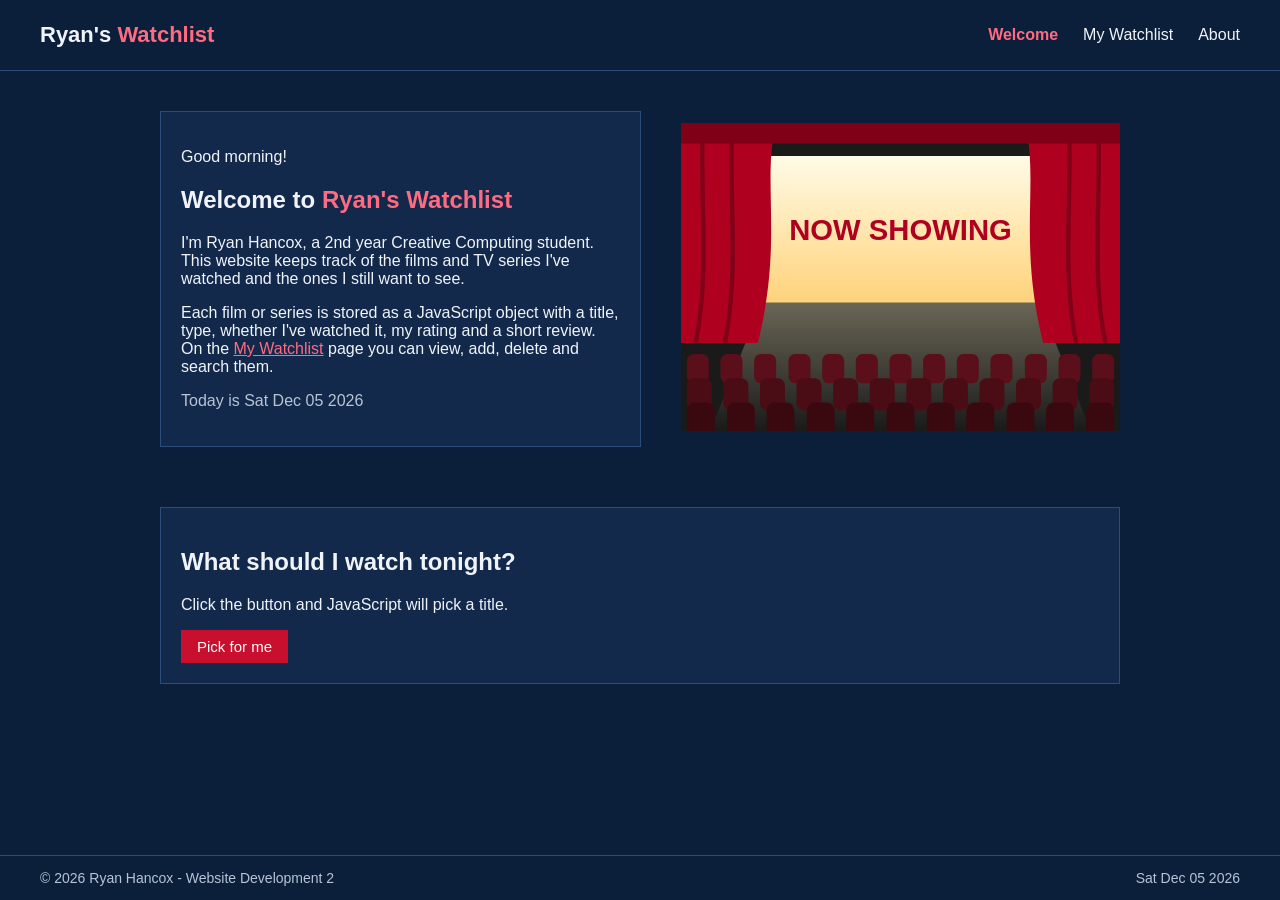
<file: index.html>
<!DOCTYPE html>
<html lang="en">
<head>
  <meta charset="UTF-8">
  <meta name="viewport" content="width=device-width, initial-scale=1.0">
  <title>Ryan's Watchlist | Welcome</title>
  <link rel="stylesheet" href="css/style.css">
</head>
<body>

  <header>
    <div class="logo">Ryan's <span>Watchlist</span></div>
    <nav>
      <ul>
        <li><a href="index.html" class="active">Welcome</a></li>
        <li><a href="movies.html">My Watchlist</a></li>
        <li><a href="about.html">About</a></li>
      </ul>
    </nav>
  </header>

  <main>

    <section class="row">
      <div class="text-box">
        <p id="greeting">Hello!</p>
        <h1>Welcome to <span>Ryan's Watchlist</span></h1>
        <p>
          I'm Ryan Hancox, a 2nd year Creative Computing student. This website keeps track of
          the films and TV series I've watched and the ones I still want to see.
        </p>
        <p>
          Each film or series is stored as a JavaScript object with a title, type, whether I've
          watched it, my rating and a short review. On the
          <a href="movies.html">My Watchlist</a> page you can view, add, delete and search them.
        </p>
        <p class="grey-text" id="todayText"></p>
      </div>

      <div>
        <img src="images/hero.svg" alt="A cinema screen with red curtains and seats" class="photo-img">
      </div>
    </section>

    <section class="text-box">
      <h2>What should I watch tonight?</h2>
      <p id="randomTitle">Click the button and JavaScript will pick a title.</p>
      <button id="randomBtn">Pick for me</button>
    </section>

  </main>

  <footer>
    <p>&copy; <span id="footerYear"></span> Ryan Hancox - Website Development 2</p>
    <p id="footerDate"></p>
  </footer>

  <script src="js/data.js"></script>
  <script src="js/common.js"></script>
  <script src="js/home.js"></script>
</body>
</html>
</file>
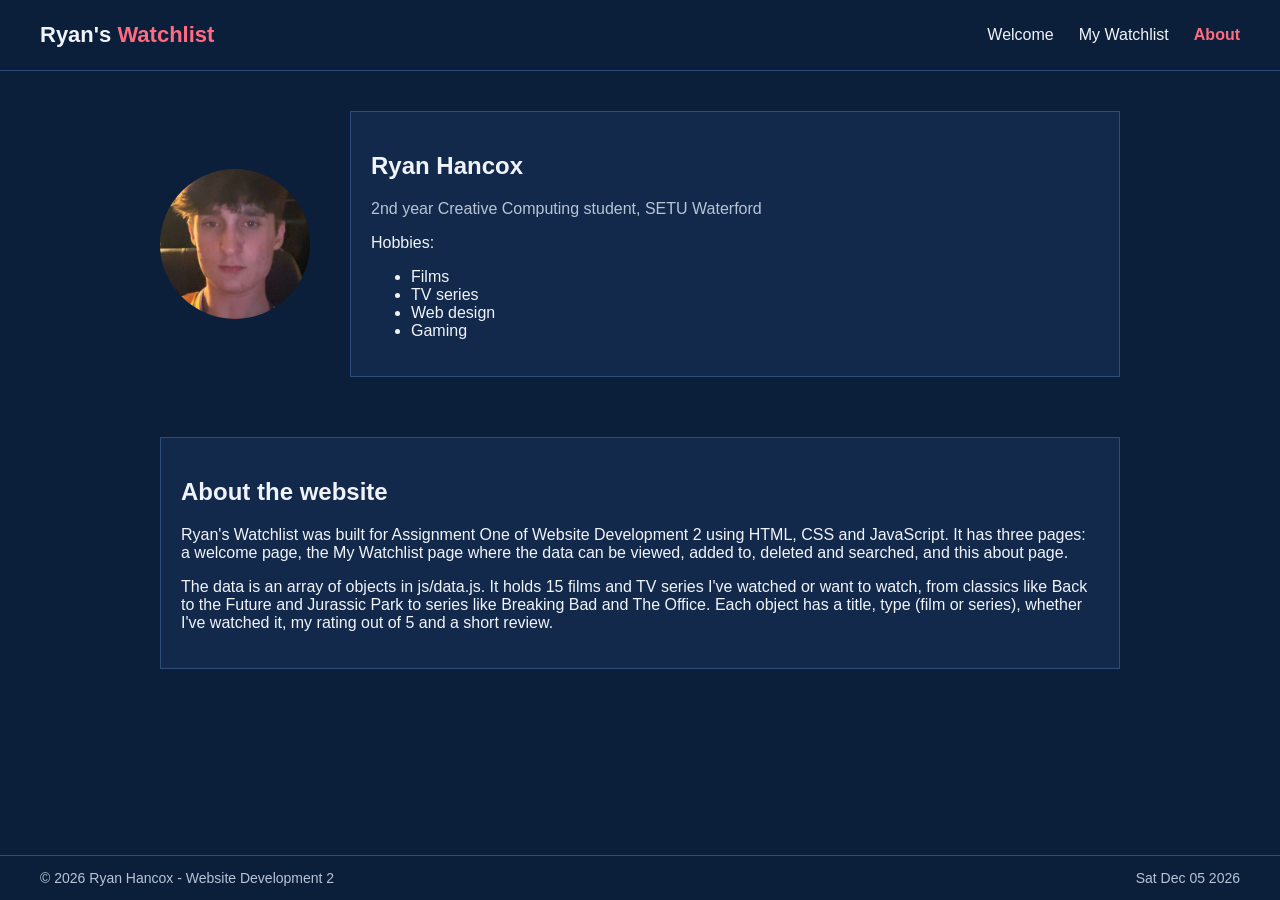
<file: about.html>
<!DOCTYPE html>
<html lang="en">
<head>
  <meta charset="UTF-8">
  <meta name="viewport" content="width=device-width, initial-scale=1.0">
  <title>Ryan's Watchlist | About</title>
  <link rel="stylesheet" href="css/style.css">
</head>
<body>

  <header>
    <div class="logo">Ryan's <span>Watchlist</span></div>
    <nav>
      <ul>
        <li><a href="index.html">Welcome</a></li>
        <li><a href="movies.html">My Watchlist</a></li>
        <li><a href="about.html" class="active">About</a></li>
      </ul>
    </nav>
  </header>

  <main>

    <section class="row">
      <img src="images/ryan.jpg" alt="Photo of Ryan Hancox" class="profile-img">

      <div class="text-box">
        <h2 id="fullName"></h2>
        <p class="grey-text" id="courseInfo"></p>
        <p>Hobbies:</p>
        <ul id="hobbies"></ul>
      </div>
    </section>

    <section class="text-box">
      <h2>About the website</h2>
      <p>
        Ryan's Watchlist was built for Assignment One of Website Development 2 using HTML, CSS
        and JavaScript. It has three pages: a welcome page, the My Watchlist page
        where the data can be viewed, added to, deleted and searched, and this about page.
      </p>
      <p>
        The data is an array of objects in js/data.js. It holds 15 films and TV series I've
        watched or want to watch, from classics like Back to the Future and Jurassic Park to
        series like Breaking Bad and The Office. Each object has a title, type (film or series),
        whether I've watched it, my rating out of 5 and a short review.
      </p>
    </section>

  </main>

  <footer>
    <p>&copy; <span id="footerYear"></span> Ryan Hancox - Website Development 2</p>
    <p id="footerDate"></p>
  </footer>

  <script src="js/common.js"></script>
  <script src="js/about.js"></script>
</body>
</html>
</file>
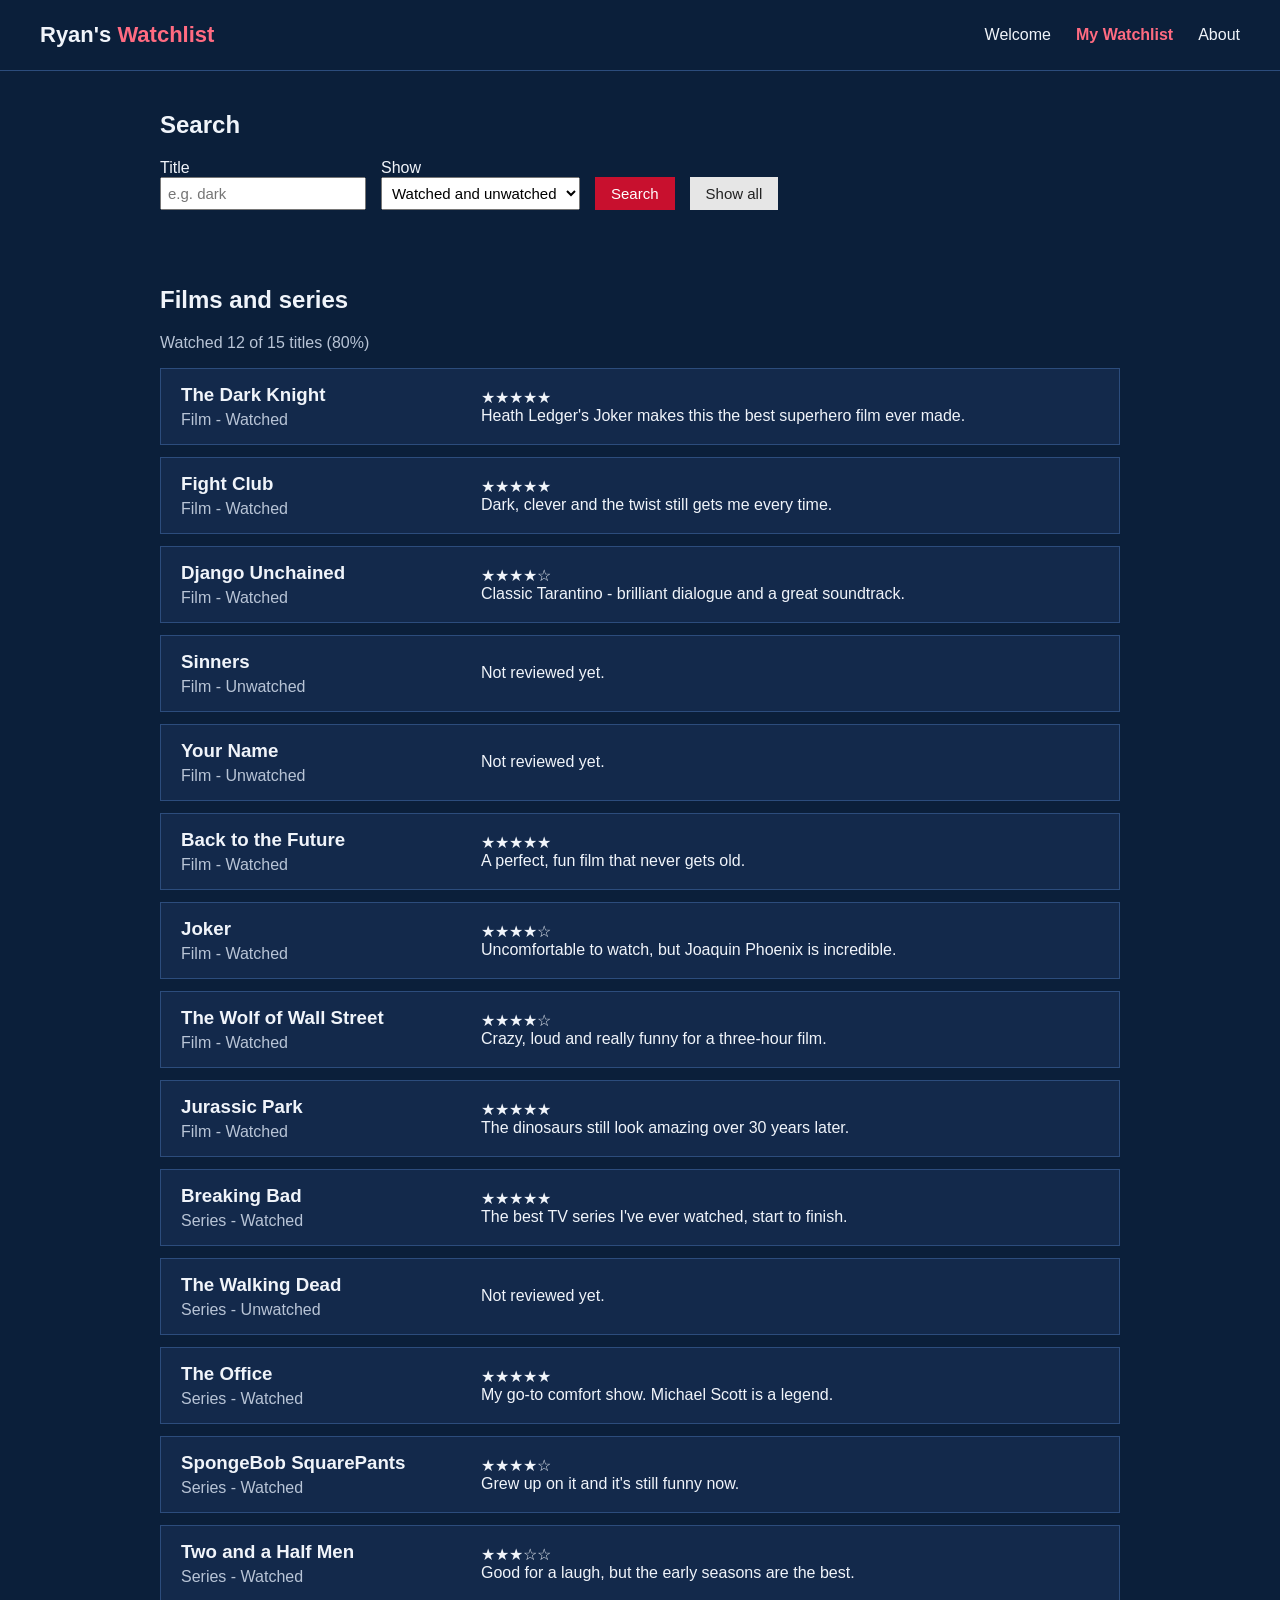
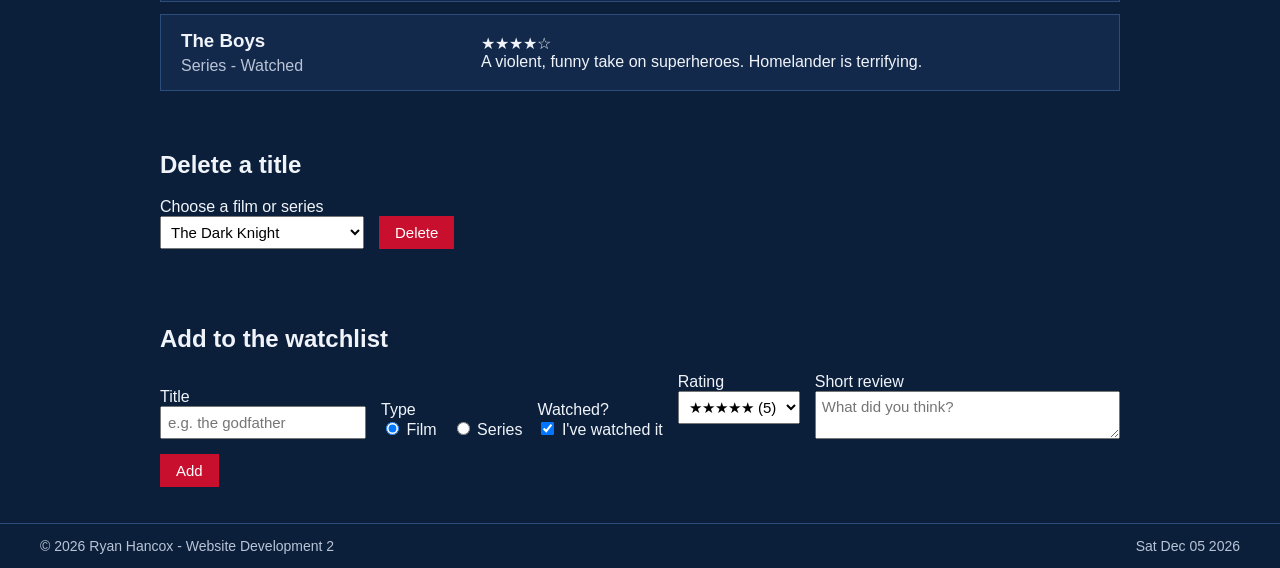
<file: movies.html>
<!DOCTYPE html>
<html lang="en">
<head>
  <meta charset="UTF-8">
  <meta name="viewport" content="width=device-width, initial-scale=1.0">
  <title>Ryan's Watchlist | My Watchlist</title>
  <link rel="stylesheet" href="css/style.css">
</head>
<body>

  <header>
    <div class="logo">Ryan's <span>Watchlist</span></div>
    <nav>
      <ul>
        <li><a href="index.html">Welcome</a></li>
        <li><a href="movies.html" class="active">My Watchlist</a></li>
        <li><a href="about.html">About</a></li>
      </ul>
    </nav>
  </header>

  <main>

    <section>
      <h2>Search</h2>
      <form id="searchForm">
        <div class="field">
          <label for="searchText">Title</label>
          <input type="text" id="searchText" placeholder="e.g. dark">
        </div>
        <div class="field">
          <label for="searchStatus">Show</label>
          <select id="searchStatus">
            <option value="All">Watched and unwatched</option>
            <option value="watched">Watched only</option>
            <option value="unwatched">Unwatched only</option>
          </select>
        </div>
        <button type="submit">Search</button>
        <button type="button" id="showAllBtn" class="grey">Show all</button>
      </form>
      <p class="grey-text" id="searchMessage"></p>
    </section>

    <section>
      <h2>Films and series</h2>
      <p class="grey-text" id="summary"></p>
      <div class="cards" id="movieCards"></div>
    </section>

    <section>
      <h2>Delete a title</h2>
      <form id="deleteForm">
        <div class="field">
          <label for="deleteChoice">Choose a film or series</label>
          <select id="deleteChoice"></select>
        </div>
        <button type="submit">Delete</button>
      </form>
      <p class="success" id="deleteMessage"></p>
    </section>

    <section>
      <h2>Add to the watchlist</h2>
      <form id="addForm">
        <div class="field">
          <label for="title">Title</label>
          <input type="text" id="title" placeholder="e.g. the godfather">
        </div>

        <div class="field">
          <span class="label-text">Type</span>
          <div class="choices">
            <label><input type="radio" name="type" value="Film" checked> Film</label>
            <label><input type="radio" name="type" value="Series"> Series</label>
          </div>
        </div>

        <div class="field">
          <span class="label-text">Watched?</span>
          <label><input type="checkbox" id="watched" checked> I've watched it</label>
        </div>

        <div class="watched-fields" id="watchedFields">
          <div class="field">
            <label for="rating">Rating</label>
            <select id="rating">
              <option value="5">★★★★★ (5)</option>
              <option value="4">★★★★☆ (4)</option>
              <option value="3">★★★☆☆ (3)</option>
              <option value="2">★★☆☆☆ (2)</option>
              <option value="1">★☆☆☆☆ (1)</option>
            </select>
          </div>

          <div class="field review-field">
            <label for="review">Short review</label>
            <textarea id="review" rows="2" placeholder="What did you think?"></textarea>
          </div>
        </div>

        <button type="submit">Add</button>
      </form>
      <p class="error" id="addError"></p>
      <p class="success" id="addMessage"></p>
    </section>

  </main>

  <footer>
    <p>&copy; <span id="footerYear"></span> Ryan Hancox - Website Development 2</p>
    <p id="footerDate"></p>
  </footer>

  <script src="js/data.js"></script>
  <script src="js/common.js"></script>
  <script src="js/movies.js"></script>
</body>
</html>
</file>
<file: css/style.css>
body {
  margin: 0;
  font-family: "Segoe UI", Arial, sans-serif;
  color: #f0f4fa;
  background-color: #0b1f3a;
  display: flex;
  flex-direction: column;
  min-height: 100vh;
}

a,
.logo span,
h1 span {
  color: #ff6b81;
}

header {
  display: flex;
  justify-content: space-between;
  align-items: center;
  padding: 10px 40px;
  border-bottom: 1px solid #2c4c7c;
}

.logo {
  font-size: 22px;
  font-weight: bold;
}

nav ul {
  display: flex;
  gap: 25px;
  list-style: none;
  padding: 0;
}

nav a {
  color: #f0f4fa;
  text-decoration: none;
}

nav a.active {
  color: #ff6b81;
  font-weight: bold;
}

main {
  flex: 1;
  width: 100%;
  max-width: 1000px;
  margin: 0 auto;
  padding: 0 20px;
  box-sizing: border-box;
}

section {
  padding: 20px 0;
}

.text-box {
  background-color: #13294b;
  border: 1px solid #2c4c7c;
  padding: 20px;
  margin: 20px 0;
}

.grey-text {
  color: #b8c4d6;
}

.row {
  display: flex;
  gap: 40px;
  align-items: center;
  flex-wrap: wrap;
}

.row > div {
  flex: 1 1 300px;
}

.photo-img {
  width: 100%;
}

.profile-img {
  width: 150px;
  height: 150px;
  border-radius: 50%;
  object-fit: cover;
  flex: none;
}

button {
  background-color: #c8102e;
  color: #ffffff;
  border: none;
  padding: 8px 16px;
  font-size: 15px;
  cursor: pointer;
}

button.grey {
  background-color: #e6e6e6;
  color: #222222;
}

form {
  display: flex;
  flex-wrap: wrap;
  gap: 15px;
  align-items: flex-end;
}

.field {
  display: flex;
  flex-direction: column;
}

.review-field {
  flex: 1 1 300px;
}

input,
select,
textarea {
  padding: 6px;
  font-size: 15px;
  font-family: inherit;
}

.choices {
  display: flex;
  gap: 15px;
}

.watched-fields {
  display: flex;
  gap: 15px;
  flex: 1 1 400px;
}

.hidden {
  display: none;
}

.error {
  color: #ff8095;
}

.success {
  color: #7ee2a0;
}

.cards {
  display: flex;
  flex-direction: column;
  gap: 12px;
}

.card {
  display: flex;
  justify-content: space-between;
  align-items: center;
  flex-wrap: wrap;
  gap: 20px;
  background-color: #13294b;
  border: 1px solid #2c4c7c;
  padding: 10px 20px;
}

.card-left {
  flex: 0 0 280px;
}

.card-right {
  flex: 1 1 300px;
}

.card h3,
.card p {
  margin: 5px 0;
}

.stars {
  color: #ffcc4d;
}

footer {
  display: flex;
  justify-content: space-between;
  padding: 0 40px;
  border-top: 1px solid #2c4c7c;
  color: #b8c4d6;
  font-size: 14px;
}
</file>
